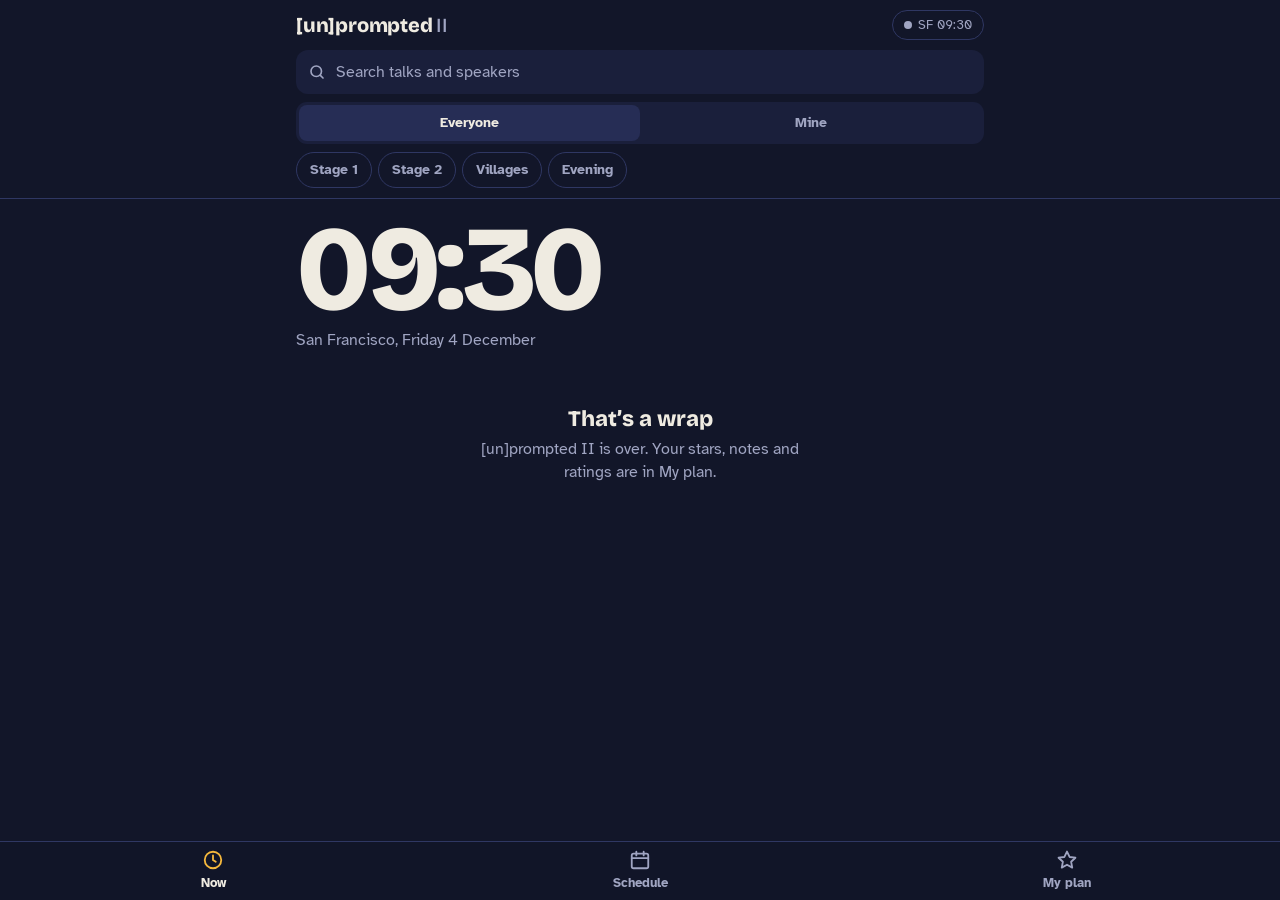
<file: index.html>
<!doctype html>
<html lang="en">
<head>
<meta charset="utf-8">
<meta name="viewport" content="width=device-width, initial-scale=1, viewport-fit=cover">
<meta name="theme-color" content="#121629">
<meta name="color-scheme" content="dark">
<meta name="apple-mobile-web-app-capable" content="yes">
<meta name="apple-mobile-web-app-status-bar-style" content="black-translucent">
<meta name="format-detection" content="telephone=no">
<title>[un]prompted II</title>
<link rel="icon" href="favicon.svg" type="image/svg+xml">
<link rel="preload" href="fonts/bricolage-grotesque-latin-wght-normal.woff2" as="font" type="font/woff2" crossorigin>
<link rel="preload" href="fonts/atkinson-hyperlegible-latin-400-normal.woff2" as="font" type="font/woff2" crossorigin>
<link rel="stylesheet" href="app.css">
</head>
<body>
<div class="notch" aria-hidden="true"></div>
<header class="chrome" id="chrome">
  <div class="row-wrap top">
    <h1 class="brand">[un]prompted <span>II</span></h1>
    <button class="status" id="status" type="button"><i class="dot"></i><span>SF time</span></button>
  </div>
  <div class="row-wrap" id="filters">
    <div class="searchline"><div class="search">
      <svg viewBox="0 0 24 24" fill="none" stroke="currentColor" stroke-width="2.2" stroke-linecap="round" aria-hidden="true"><circle cx="11" cy="11" r="7"/><path d="M20 20l-3.5-3.5"/></svg>
      <input id="q" type="search" placeholder="Search talks and speakers" enterkeyhint="search" autocomplete="off" autocorrect="off" autocapitalize="off" spellcheck="false" aria-label="Search talks, speakers and stages">
      <button type="button" class="qclear" data-act="clearsearch" aria-label="Clear search" hidden>×</button>
    </div></div>
    <div class="seg" id="seg" role="group" aria-label="Whose sessions to show"></div>
    <div class="chipsrow"><div class="chips" id="chips" role="group" aria-label="Stages"></div></div>
  </div>
  <div class="row-wrap days" id="days" role="group" aria-label="Day"></div>
</header>

<main id="view"><p class="note">Loading the agenda…</p></main>

<nav class="tabs" aria-label="Views">
  <button type="button" data-view="now"><svg viewBox="0 0 24 24" fill="none" stroke="currentColor" stroke-width="2" stroke-linecap="round" aria-hidden="true"><circle cx="12" cy="12" r="9"/><path d="M12 7v5l3 2"/></svg>Now</button>
  <button type="button" data-view="schedule"><svg viewBox="0 0 24 24" fill="none" stroke="currentColor" stroke-width="2" stroke-linecap="round" aria-hidden="true"><rect x="3" y="5" width="18" height="16" rx="2"/><path d="M3 10h18M8 3v4M16 3v4"/></svg>Schedule</button>
  <button type="button" data-view="plan"><svg viewBox="0 0 24 24" fill="none" stroke="currentColor" stroke-width="2" stroke-linejoin="round" aria-hidden="true"><path d="M12 2.8l2.8 5.9 6.4.8-4.7 4.4 1.2 6.4L12 17.2l-5.7 3.1 1.2-6.4-4.7-4.4 6.4-.8z"/></svg>My plan</button>
</nav>

<dialog class="sheet" id="detail" aria-label="Session details"><div class="inner" id="detailInner"></div></dialog>
<div class="toast" id="toast" role="status" aria-live="polite"></div>

<noscript><p style="padding:16px">This app needs JavaScript turned on.</p></noscript>
<script src="app.js"></script>
</body>
</html>
</file>
<file: app.css>
/* [un]prompted II companion. Layout and tokens follow the BSides Canberra schedule app. */

@font-face{font-family:"Bricolage Grotesque";src:url(fonts/bricolage-grotesque-latin-wght-normal.woff2) format("woff2");font-weight:200 800;font-style:normal;font-display:swap}
@font-face{font-family:"Atkinson Hyperlegible";src:url(fonts/atkinson-hyperlegible-latin-400-normal.woff2) format("woff2");font-weight:400;font-style:normal;font-display:swap}
@font-face{font-family:"Atkinson Hyperlegible";src:url(fonts/atkinson-hyperlegible-latin-700-normal.woff2) format("woff2");font-weight:700;font-style:normal;font-display:swap}

/* ---------- Design tokens ---------- */
:root{
  color-scheme:dark;
  --bg:#121629; --surface:#1a1f3b; --surface2:#262d55; --line:#2f3763;
  --text:#efebe1; --muted:#a0a5c2; --live:#f5b83d; --live-ink:#2a1d00; --ok:#6ad39a; --warn:#ff9b7a;
  --r-md:14px;
  --display:"Bricolage Grotesque", ui-rounded, system-ui, -apple-system, sans-serif;
  --body:"Atkinson Hyperlegible", system-ui, -apple-system, "Segoe UI", Roboto, sans-serif;
  --chrome-h:200px; --keep-h:0px; --hide:0px;
}
*{box-sizing:border-box}
[hidden]{display:none!important}
html,body{margin:0}
body{background:var(--bg);color:var(--text);font:16px/1.45 var(--body);-webkit-text-size-adjust:100%;-webkit-tap-highlight-color:transparent;overscroll-behavior-y:none}
button{font:inherit;color:inherit;cursor:pointer;touch-action:manipulation}
[role="button"]{touch-action:manipulation}
:focus-visible{outline:2px solid var(--live);outline-offset:2px}
.muted{color:var(--muted)}
mark{background:rgba(245,184,61,.32);color:inherit;border-radius:3px;padding:0 1px}

/* ---------- Fixed chrome. Filter rows slide away on scroll down, back on scroll up ---------- */
.notch{position:fixed;top:0;left:0;right:0;height:env(safe-area-inset-top,0px);background:var(--bg);z-index:25}
.chrome{position:fixed;top:0;left:0;right:0;z-index:20;background:var(--bg);border-bottom:1px solid var(--line)}
.chrome.collapsed{transform:translateY(calc(-1 * var(--hide)))}
@media (prefers-reduced-motion:no-preference){.chrome{transition:transform .22s ease}}
.row-wrap{max-width:720px;margin:0 auto;padding:0 16px}
.top{display:flex;align-items:center;gap:10px;padding-top:calc(env(safe-area-inset-top,0px) + 10px);padding-bottom:10px}
.brand{font:800 20px/1 var(--display);letter-spacing:-.01em;margin:0}
.brand span{font-weight:500;color:var(--muted)}
.status{margin-left:auto;display:flex;align-items:center;gap:6px;background:none;border:1px solid var(--line);border-radius:999px;padding:5px 11px;font-size:12.5px;color:var(--muted);white-space:nowrap;font-variant-numeric:tabular-nums}
.dot{width:8px;height:8px;border-radius:50%;background:var(--muted);flex:none}
.dot.ok{background:var(--ok)} .dot.warn{background:var(--live)}

/* Search */
.searchline{display:flex;gap:8px;margin-bottom:8px}
.search{flex:1;min-width:0;display:flex;align-items:center;gap:8px;height:44px;background:var(--surface);border-radius:12px;padding:0 4px 0 12px}
.search svg{width:18px;height:18px;color:var(--muted);flex:none}
.search input{flex:1;min-width:0;height:100%;border:0;background:none;color:var(--text);font:16px var(--body);outline:none;-webkit-appearance:none;appearance:none}
.search input::placeholder{color:var(--muted)}
.search input::-webkit-search-cancel-button{-webkit-appearance:none;display:none}
.qclear{width:34px;height:34px;border-radius:50%;border:0;background:var(--surface2);font-size:18px;line-height:1;flex:none}

/* Everyone / Mine */
.seg{display:flex;background:var(--surface);border-radius:11px;padding:3px;margin-bottom:8px}
.seg button{flex:1;min-height:36px;border:0;border-radius:8px;background:none;color:var(--muted);font-weight:700;font-size:14px;display:flex;align-items:center;justify-content:center;gap:6px}
.seg button[aria-pressed="true"]{background:var(--surface2);color:var(--text)}
.seg .n{font-size:12px;font-weight:700;min-width:20px;height:20px;line-height:20px;border-radius:10px;background:rgba(255,255,255,.08);padding:0 6px}
.seg button[aria-pressed="true"] .n{background:var(--live);color:var(--live-ink)}

/* Stage chips */
.chipsrow{display:flex;align-items:center;gap:8px;padding-bottom:10px}
.chips{display:flex;gap:6px;overflow-x:auto;scrollbar-width:none;flex:1;min-width:0}
.chips::-webkit-scrollbar{display:none}
.chip{flex:none;min-height:36px;padding:0 13px;border-radius:999px;border:1px solid var(--line);background:none;color:var(--muted);font-size:14px;font-weight:700;display:flex;align-items:center;gap:6px}
.chip[aria-pressed="true"]{background:var(--text);color:var(--bg);border-color:var(--text)}

/* Day tabs, always the last row so they stay visible when the filters slide away */
.days{display:flex;gap:6px;padding-bottom:10px}
.day{flex:1;min-height:40px;border-radius:10px;border:1px solid var(--line);background:none;color:var(--muted);font-weight:700;font-size:14px}
.day[aria-pressed="true"]{background:var(--surface2);color:var(--text);border-color:var(--surface2)}
.days.dim .day{opacity:.45}

.chip:active,.day:active,.seg button:active{transform:scale(.97)}

/* ---------- Layout ---------- */
main{padding:calc(var(--chrome-h) + 12px) 16px calc(96px + env(safe-area-inset-bottom,0px));max-width:720px;margin:0 auto}
nav.tabs{position:fixed;left:0;right:0;bottom:0;z-index:30;display:flex;background:rgba(18,22,41,.95);-webkit-backdrop-filter:blur(12px);backdrop-filter:blur(12px);border-top:1px solid var(--line);padding-bottom:env(safe-area-inset-bottom,0px)}
nav.tabs button{flex:1;min-height:58px;background:none;border:0;color:var(--muted);font-size:12.5px;font-weight:700;display:flex;flex-direction:column;align-items:center;justify-content:center;gap:3px}
nav.tabs button[aria-current="page"]{color:var(--text)}
nav.tabs button[aria-current="page"] svg{color:var(--live)}
nav.tabs svg{width:22px;height:22px}

/* ---------- Now view: the clock is the one loud element ---------- */
.clock{font:800 clamp(72px,24vw,120px)/.88 var(--display);letter-spacing:-.045em;font-variant-numeric:tabular-nums;margin:6px 0 6px}
.today{color:var(--muted);margin:0 0 18px}
.banner{background:var(--surface2);border-radius:var(--r-md);padding:11px 14px;margin:0 0 14px;font-weight:700}
button.banner{display:block;width:100%;border:0;text-align:left}
.banner.warn{background:rgba(255,155,122,.14);color:var(--warn)}
.sec{font:700 16px/1.2 var(--display);color:var(--muted);margin:22px 0 10px}
.note{font-size:14px;color:var(--muted);margin:0 0 12px}

/* ---------- Session cards ---------- */
.card{display:flex;background:var(--surface);border-radius:var(--r-md);margin:0 0 8px;border:1px solid transparent}
.card.live{border-color:var(--live)}
.card.clash{border-color:var(--warn)}
.card.past{opacity:.5}
.card-main{flex:1;min-width:0;padding:12px 0 12px 14px;cursor:pointer;border-radius:var(--r-md) 0 0 var(--r-md)}
.card-main:active{background:rgba(255,255,255,.03)}
.meta{display:flex;flex-wrap:wrap;gap:4px 10px;font-size:13px;color:var(--muted)}
.meta .room{color:var(--text);font-weight:700}
.meta .soon{color:var(--live);font-weight:700}
.card h3{font:700 17px/1.25 var(--display);margin:4px 0 3px;overflow-wrap:anywhere}
.who{margin:0;color:var(--muted);font-size:14px}
.inabs{margin:4px 0 0;font-size:13px;color:var(--muted);font-style:italic}
.cl{margin:6px 0 0;font-size:13px;color:var(--warn);font-weight:700}
.cl.soft{color:var(--muted);font-weight:400}
.marks{display:flex;flex-wrap:wrap;align-items:center;gap:4px 12px;margin-top:8px;font-size:13px;color:var(--muted)}
.marks span{display:inline-flex;align-items:center;gap:4px}
.marks svg{width:15px;height:15px}
.marks .talk{color:var(--live)}
.progress{height:4px;background:var(--line);border-radius:4px;margin-top:10px;overflow:hidden}
.progress i{display:block;height:100%;background:var(--live);border-radius:4px}
.star{flex:none;width:52px;background:none;border:0;color:var(--muted);display:grid;place-items:center}
.star svg{width:24px;height:24px}
.star[aria-pressed="true"]{color:var(--live)}
.slot{font:800 22px/1 var(--display);font-variant-numeric:tabular-nums;letter-spacing:-.02em;margin:22px 0 10px;scroll-margin-top:calc(var(--keep-h) + 12px)}
.dayhead{font:800 20px/1.2 var(--display);margin:22px 0 10px}
.dayhead:first-of-type{margin-top:4px}
.brk{display:flex;align-items:center;gap:10px;color:var(--muted);font-size:14px;margin:18px 0}
.brk::before,.brk::after{content:"";flex:1;height:1px;background:var(--line)}

/* ---------- Villages strip ---------- */
details.allday{background:var(--surface);border-radius:var(--r-md);margin:0 0 14px;overflow:hidden}
details.allday summary{list-style:none;display:flex;align-items:center;gap:10px;min-height:48px;padding:0 14px;cursor:pointer;font:700 16px var(--display)}
details.allday summary::-webkit-details-marker{display:none}
details.allday summary .count{margin-left:auto;font:400 13px var(--body);color:var(--muted)}
details.allday summary svg{width:18px;height:18px}
@media (prefers-reduced-motion:no-preference){details.allday summary svg{transition:transform .2s}}
details.allday[open] summary svg{transform:rotate(180deg)}
.row{display:flex;border-top:1px solid var(--line)}
.row .card-main{padding:10px 0 10px 14px;border-radius:0}
.row h3{font:700 15px/1.25 var(--display);margin:3px 0 0}
.row.live h3::before{content:"";display:inline-block;width:8px;height:8px;border-radius:50%;background:var(--live);margin-right:7px;vertical-align:1px}
.row .star{width:48px}

/* ---------- Panels, buttons, empty states ---------- */
.panel{background:var(--surface);border-radius:var(--r-md);padding:16px;margin:0 0 14px}
.panel h2{font:800 20px/1.15 var(--display);margin:0 0 8px}
.panel p{margin:0 0 10px}
.panel p:last-child{margin-bottom:0}
.panel a{color:var(--live)}
.btn{min-height:48px;border-radius:12px;border:0;padding:0 18px;font-weight:700;font-size:16px;background:var(--text);color:var(--bg);width:100%;margin:0 0 8px;display:flex;align-items:center;justify-content:center;gap:8px}
.btn.ghost{background:none;color:var(--text);border:1px solid var(--line)}
.btn.warm{background:var(--live);color:var(--live-ink)}
.btn svg{width:20px;height:20px;flex:none}
.btn[aria-pressed="true"].on-warn{background:rgba(255,155,122,.14);color:var(--warn);border-color:var(--warn)}
.empty{text-align:center;padding:36px 12px;color:var(--muted)}
.empty h2{font:800 22px var(--display);color:var(--text);margin:0 0 6px}
.empty p{margin:0 auto;max-width:34ch}
.empty .btn{width:auto;margin:16px auto 0;display:inline-flex}

/* ---------- Details sheet ---------- */
dialog.sheet{border:0;padding:0;margin:auto 0 0;width:100%;max-width:100%;max-height:88dvh;background:var(--surface);color:var(--text);border-radius:20px 20px 0 0;overscroll-behavior:contain}
dialog.sheet::backdrop{background:rgba(6,8,18,.65)}
.sheet .inner{padding:18px 18px calc(24px + env(safe-area-inset-bottom,0px));overflow-y:auto;max-height:88dvh;-webkit-overflow-scrolling:touch}
.sheet .x{float:right;width:40px;height:40px;border-radius:50%;border:1px solid var(--line);background:none;font-size:20px;line-height:1;margin:-4px -4px 0 8px}
.sheet h2{font:800 24px/1.15 var(--display);margin:6px 0 6px;overflow-wrap:anywhere}
.sheet h3{font:700 16px var(--display);margin:20px 0 6px}
.sheet .body p{margin:0 0 10px;max-width:68ch}
.sheet a{color:var(--live)}
.actions{display:flex;gap:8px;margin:14px 0 4px}
.actions .btn{margin:0;min-height:46px;font-size:15px;padding:0 10px}
.alert{background:rgba(255,155,122,.14);color:var(--warn);border-radius:12px;padding:10px 12px;margin:10px 0 0;font-weight:700;font-size:14px}
.person{margin:0 0 10px}
.person strong{display:block}
.person span{color:var(--muted);font-size:14px}
.person{padding:12px 14px;background:var(--surface);border:1px solid var(--line);border-radius:var(--r-md)}
.person strong+span{display:block}
.also{margin-top:10px;display:grid;gap:6px}
.also em{font-style:normal;font-size:12px;letter-spacing:.06em;text-transform:uppercase;color:var(--muted)}
.also button{all:unset;box-sizing:border-box;display:block;width:100%;padding:8px 10px;border-radius:10px;background:var(--surface2);font-size:14px;cursor:pointer;-webkit-tap-highlight-color:transparent}
.also button:active{filter:brightness(1.2)}
.also button b{color:var(--live);font-weight:700}
.also button span{display:block;color:var(--text);margin-top:2px}
.look{display:inline-block;margin-top:10px;font-size:14px;color:var(--live)}
.venue{margin:12px 0 0}
.venue p{margin:0}
.mynotes{background:var(--bg);border-radius:12px;padding:12px 12px 6px;margin:14px 0 0}
.mynotes h3{margin:0 0 6px;color:var(--muted)}
.mynotes textarea,.mynotes input[type="text"]{display:block;width:100%;border-radius:10px;border:1px solid var(--line);background:var(--surface);color:var(--text);padding:10px 12px;font:16px/1.4 var(--body);-webkit-appearance:none;appearance:none}
.mynotes textarea{min-height:92px;resize:vertical}
.mynotes textarea:focus,.mynotes input:focus{outline:none;border-color:var(--live)}
.mynotes label{display:block;font-size:13px;color:var(--muted);margin:12px 0 4px}
.rate{display:flex;margin:0 0 2px -6px}
.rate button{width:44px;height:44px;background:none;border:0;color:var(--line);display:grid;place-items:center}
.rate button svg{width:26px;height:26px}
.rate button.lit{color:var(--live)}
.rate button:active{transform:scale(.9)}
@media (min-width:720px){dialog.sheet{margin:auto;max-width:640px;border-radius:20px}}
@media (prefers-reduced-motion:no-preference){
  dialog.sheet[open]{animation:up .22s ease-out}
  @keyframes up{from{transform:translateY(24px);opacity:0}to{transform:none;opacity:1}}
}

.toast{position:fixed;left:50%;bottom:calc(76px + env(safe-area-inset-bottom,0px));transform:translateX(-50%);background:var(--text);color:var(--bg);padding:10px 16px;border-radius:12px;font-weight:700;font-size:14px;z-index:50;max-width:calc(100% - 32px);text-align:center;opacity:0;pointer-events:none;transition:opacity .2s}
.toast.show{opacity:1}

.sheet .who{margin:4px 0 12px;color:var(--muted);font-size:15px;line-height:1.35}
.sheet .who p{margin:0 0 4px}
.sheet .who strong{color:var(--text)}
</file>
